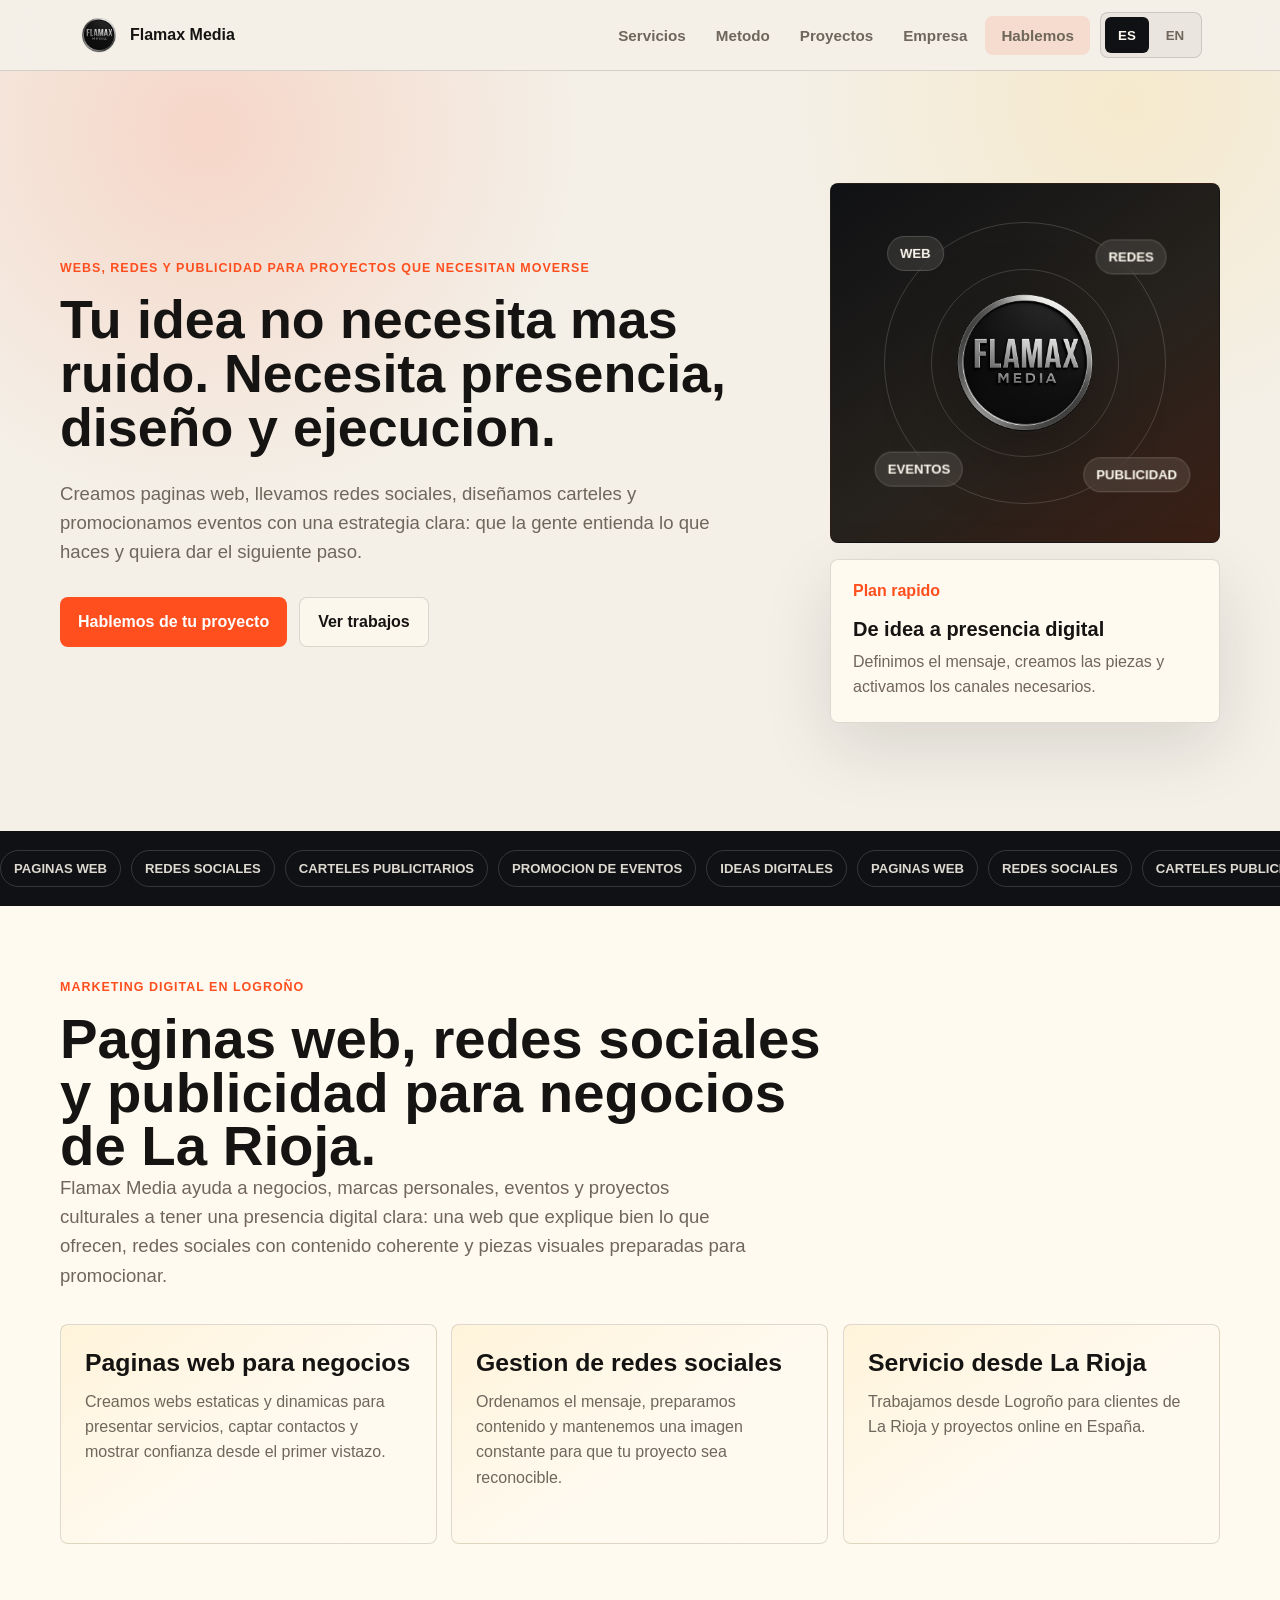
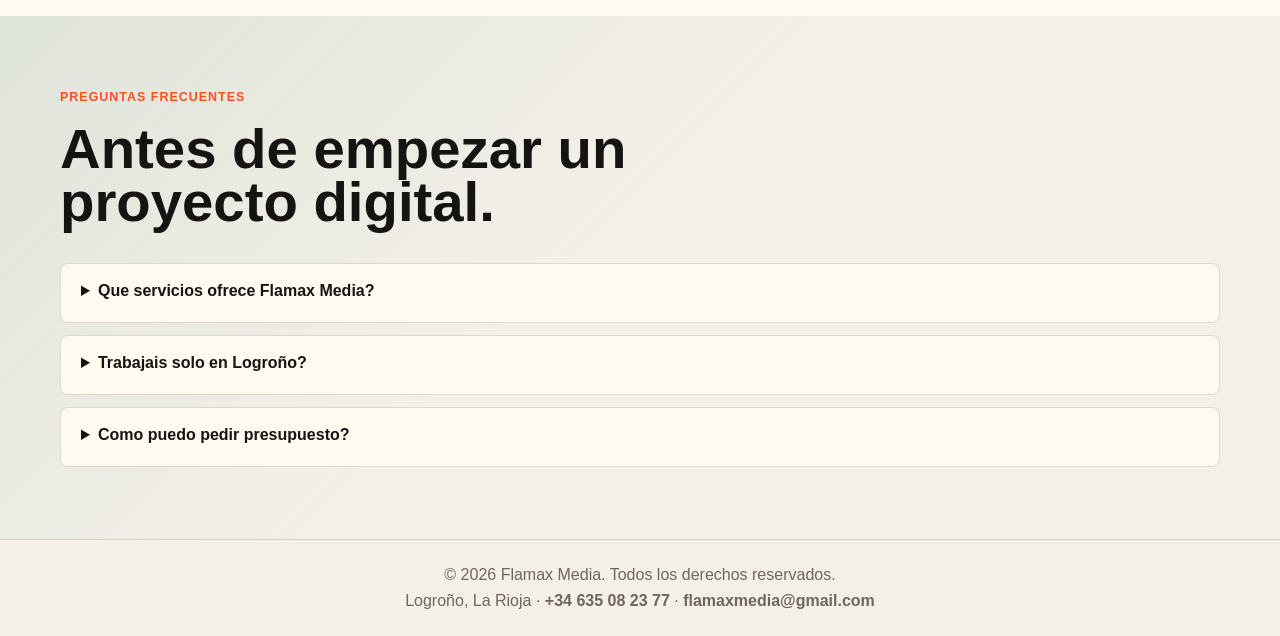
<file: index.html>
<!doctype html>
<html lang="es">
<head>
  <meta charset="utf-8" />
  <meta name="viewport" content="width=device-width, initial-scale=1" />
  <title>Flamax Media | Paginas web y marketing digital en Logroño</title>
  <meta name="description" content="Flamax Media crea paginas web, gestiona redes sociales y diseña publicidad para negocios, proyectos y eventos en Logroño, La Rioja.">
  <meta name="robots" content="index, follow">
  <meta name="author" content="Flamax Media">
  <link rel="canonical" href="https://flamaxmedia.es/">
  <meta property="og:type" content="website">
  <meta property="og:site_name" content="Flamax Media">
  <meta property="og:title" content="Flamax Media | Paginas web y marketing digital en Logroño">
  <meta property="og:description" content="Paginas web, redes sociales, carteles publicitarios y promocion de eventos desde Logroño, La Rioja.">
  <meta property="og:url" content="https://flamaxmedia.es/">
  <meta property="og:image" content="https://flamaxmedia.es/assets/img/og-image.png">
  <meta property="og:image:width" content="1200">
  <meta property="og:image:height" content="630">
  <meta property="og:image:alt" content="Flamax Media, paginas web, redes sociales y publicidad digital en Logroño">
  <meta property="og:locale" content="es_ES">
  <meta name="twitter:card" content="summary_large_image">
  <meta name="twitter:title" content="Flamax Media | Paginas web y marketing digital en Logroño">
  <meta name="twitter:description" content="Paginas web, redes sociales, carteles publicitarios y promocion de eventos desde Logroño, La Rioja.">
  <meta name="twitter:image" content="https://flamaxmedia.es/assets/img/og-image.png">
  <meta name="theme-color" content="#ff4f1f">
  <link rel="icon" type="image/png" href="assets/img/favicon.png">
  <link rel="stylesheet" href="css/style.css?v=20260511" />
  <script type="application/ld+json">
    {
      "@context": "https://schema.org",
      "@type": [
        "Organization",
        "ProfessionalService"
      ],
      "name": "Flamax Media",
      "url": "https://flamaxmedia.es/",
      "logo": "https://flamaxmedia.es/assets/img/logo.png",
      "email": "flamaxmedia@gmail.com",
      "telephone": "+34635082377",
      "address": {
        "@type": "PostalAddress",
        "addressLocality": "Logroño",
        "addressRegion": "La Rioja",
        "addressCountry": "ES"
      },
      "areaServed": [
        "Logroño",
        "La Rioja",
        "España"
      ],
      "founder": {
        "@type": "Person",
        "name": "Flaviu Maxim Capalnas"
      },
      "sameAs": [
        "https://suenodetransilvania.com",
        "https://dreambouwgroup.com"
      ],
      "description": "Flamax Media crea paginas web, gestiona redes sociales, diseña carteles publicitarios y promociona eventos desde Logroño, La Rioja."
    }
  </script>
  <script type="application/ld+json">
    {
      "@context": "https://schema.org",
      "@type": "WebSite",
      "name": "Flamax Media",
      "url": "https://flamaxmedia.es/",
      "inLanguage": "es"
    }
  </script>
  <script type="application/ld+json">
    {
      "@context": "https://schema.org",
      "@type": "FAQPage",
      "mainEntity": [
        {
          "@type": "Question",
          "name": "Que servicios ofrece Flamax Media?",
          "acceptedAnswer": {
            "@type": "Answer",
            "text": "Flamax Media crea paginas web, gestiona redes sociales, diseña carteles publicitarios y promociona eventos para negocios, proyectos y marcas personales."
          }
        },
        {
          "@type": "Question",
          "name": "Donde trabaja Flamax Media?",
          "acceptedAnswer": {
            "@type": "Answer",
            "text": "Flamax Media trabaja desde Logroño, La Rioja, y atiende proyectos online en España."
          }
        },
        {
          "@type": "Question",
          "name": "Como puedo contactar con Flamax Media?",
          "acceptedAnswer": {
            "@type": "Answer",
            "text": "Puedes contactar por WhatsApp en el telefono +34 635 08 23 77 o por email en flamaxmedia@gmail.com."
          }
        }
      ]
    }
  </script>
</head>

<body>
  <header class="site-header">
    <nav class="nav" aria-label="Navegacion principal" data-i18n-aria-label="nav.label">
      <a class="brand" href="index.html" aria-label="Flamax Media">
        <img src="assets/img/logo.png" width="1024" height="1024" alt="Flamax Media" decoding="async">
        <span>Flamax Media</span>
      </a>

      <button class="menu-btn" type="button" aria-label="Abrir menu" data-i18n-aria-label="nav.menu" aria-expanded="false" aria-controls="navLinks">
        <span></span>
        <span></span>
      </button>

      <div class="nav-links" id="navLinks">
        <a href="servicios.html" data-i18n="nav.services">Servicios</a>
        <a href="metodo.html" data-i18n="nav.method">Metodo</a>
        <a href="portfolios.html" data-i18n="nav.portfolios">Proyectos</a>
        <a href="empresa.html" data-i18n="nav.company">Empresa</a>
        <a href="contacto.html" class="nav-button" data-i18n="nav.contact">Hablemos</a>
        <div class="language-switch" aria-label="Elegir idioma" data-i18n-aria-label="nav.language">
          <button class="language-btn active" type="button" data-lang="es">ES</button>
          <button class="language-btn" type="button" data-lang="en">EN</button>
        </div>
      </div>
    </nav>
  </header>

  <main id="inicio">
    <section class="hero section">
      <div class="hero-copy">
        <p class="kicker" data-i18n="hero.kicker">Webs, redes y publicidad para proyectos que necesitan moverse</p>
        <h1 class="word-animate" data-i18n="hero.title">Tu idea no necesita mas ruido. Necesita presencia, diseño y ejecucion.</h1>
        <p class="lead" data-i18n="hero.lead">
          Creamos paginas web, llevamos redes sociales, diseñamos carteles y promocionamos eventos con una estrategia clara: que la gente entienda lo que haces y quiera dar el siguiente paso.
        </p>

        <div class="hero-actions">
          <a class="button primary" href="https://wa.me/34635082377" data-i18n="hero.cta">Hablemos de tu proyecto</a>
          <a class="button secondary" href="portfolios.html" data-i18n="hero.portfolios">Ver trabajos</a>
        </div>
      </div>

      <aside class="hero-visual" aria-label="Resumen de Flamax Media" data-i18n-aria-label="hero.summaryLabel">
        <div class="brand-orbit">
          <img src="assets/img/logo.png" width="1024" height="1024" alt="Flamax Media" decoding="async">
          <span class="orbit-item orbit-web" data-i18n="hero.orbitWeb">Web</span>
          <span class="orbit-item orbit-social" data-i18n="hero.orbitSocial">Redes</span>
          <span class="orbit-item orbit-ads" data-i18n="hero.orbitAds">Publicidad</span>
          <span class="orbit-item orbit-events" data-i18n="hero.orbitEvents">Eventos</span>
        </div>

        <div class="signal-card">
          <span data-i18n="hero.signalLabel">Plan rapido</span>
          <strong data-i18n="hero.signalTitle">De idea a presencia digital</strong>
          <p data-i18n="hero.signalText">Definimos el mensaje, creamos las piezas y activamos los canales necesarios.</p>
        </div>
      </aside>
    </section>

    <section class="ticker" aria-label="Capacidades">
      <div>
        <div class="ticker-track">
          <span data-i18n="ticker.web">Paginas web</span>
          <span data-i18n="ticker.social">Redes sociales</span>
          <span data-i18n="ticker.posters">Carteles publicitarios</span>
          <span data-i18n="ticker.events">Promocion de eventos</span>
          <span data-i18n="ticker.ideas">Ideas digitales</span>
          <span aria-hidden="true" data-i18n="ticker.web">Paginas web</span>
          <span aria-hidden="true" data-i18n="ticker.social">Redes sociales</span>
          <span aria-hidden="true" data-i18n="ticker.posters">Carteles publicitarios</span>
          <span aria-hidden="true" data-i18n="ticker.events">Promocion de eventos</span>
          <span aria-hidden="true" data-i18n="ticker.ideas">Ideas digitales</span>
        </div>
      </div>
    </section>

    <section class="section seo-section" aria-labelledby="seo-title">
      <div class="section-title">
        <p class="kicker" data-i18n="seo.kicker">Marketing digital en Logroño</p>
        <h2 id="seo-title" data-i18n="seo.title">Paginas web, redes sociales y publicidad para negocios de La Rioja.</h2>
        <p class="lead" data-i18n="seo.text">
          Flamax Media ayuda a negocios, marcas personales, eventos y proyectos culturales a tener una presencia digital clara: una web que explique bien lo que ofrecen, redes sociales con contenido coherente y piezas visuales preparadas para promocionar.
        </p>
      </div>

      <div class="seo-grid" aria-label="Especialidades de marketing digital" data-i18n-aria-label="seo.label">
        <article>
          <h3 data-i18n="seo.webTitle">Paginas web para negocios</h3>
          <p data-i18n="seo.webText">Creamos webs estaticas y dinamicas para presentar servicios, captar contactos y mostrar confianza desde el primer vistazo.</p>
        </article>
        <article>
          <h3 data-i18n="seo.socialTitle">Gestion de redes sociales</h3>
          <p data-i18n="seo.socialText">Ordenamos el mensaje, preparamos contenido y mantenemos una imagen constante para que tu proyecto sea reconocible.</p>
        </article>
        <article>
          <h3 data-i18n="seo.localTitle">Servicio desde La Rioja</h3>
          <p data-i18n="seo.localText">Trabajamos desde Logroño para clientes de La Rioja y proyectos online en España.</p>
        </article>
      </div>
    </section>

    <section class="section faq-section" aria-labelledby="faq-title">
      <div class="section-title">
        <p class="kicker" data-i18n="faq.kicker">Preguntas frecuentes</p>
        <h2 id="faq-title" data-i18n="faq.title">Antes de empezar un proyecto digital.</h2>
      </div>

      <div class="faq-list">
        <details>
          <summary data-i18n="faq.servicesQuestion">Que servicios ofrece Flamax Media?</summary>
          <p data-i18n="faq.servicesAnswer">Creamos paginas web, gestionamos redes sociales, diseñamos carteles publicitarios y promocionamos eventos.</p>
        </details>
        <details>
          <summary data-i18n="faq.areaQuestion">Trabajais solo en Logroño?</summary>
          <p data-i18n="faq.areaAnswer">Trabajamos desde Logroño, La Rioja, pero tambien atendemos proyectos online en toda España.</p>
        </details>
        <details>
          <summary data-i18n="faq.contactQuestion">Como puedo pedir presupuesto?</summary>
          <p data-i18n="faq.contactAnswer">Puedes escribir por WhatsApp o email explicando que necesitas, en que punto esta tu proyecto y que objetivo quieres conseguir.</p>
        </details>
      </div>
    </section>
  </main>

  <footer class="footer">
    <p>&copy; <span id="year"></span> Flamax Media. <span data-i18n="footer.rights">Todos los derechos reservados.</span></p>
    <p><span data-i18n="footer.location">Logroño, La Rioja</span> · <a href="tel:+34635082377">+34 635 08 23 77</a> · <a href="mailto:flamaxmedia@gmail.com">flamaxmedia@gmail.com</a></p>
  </footer>

  <script src="js/main.js"></script>
</body>
</html>
</file>
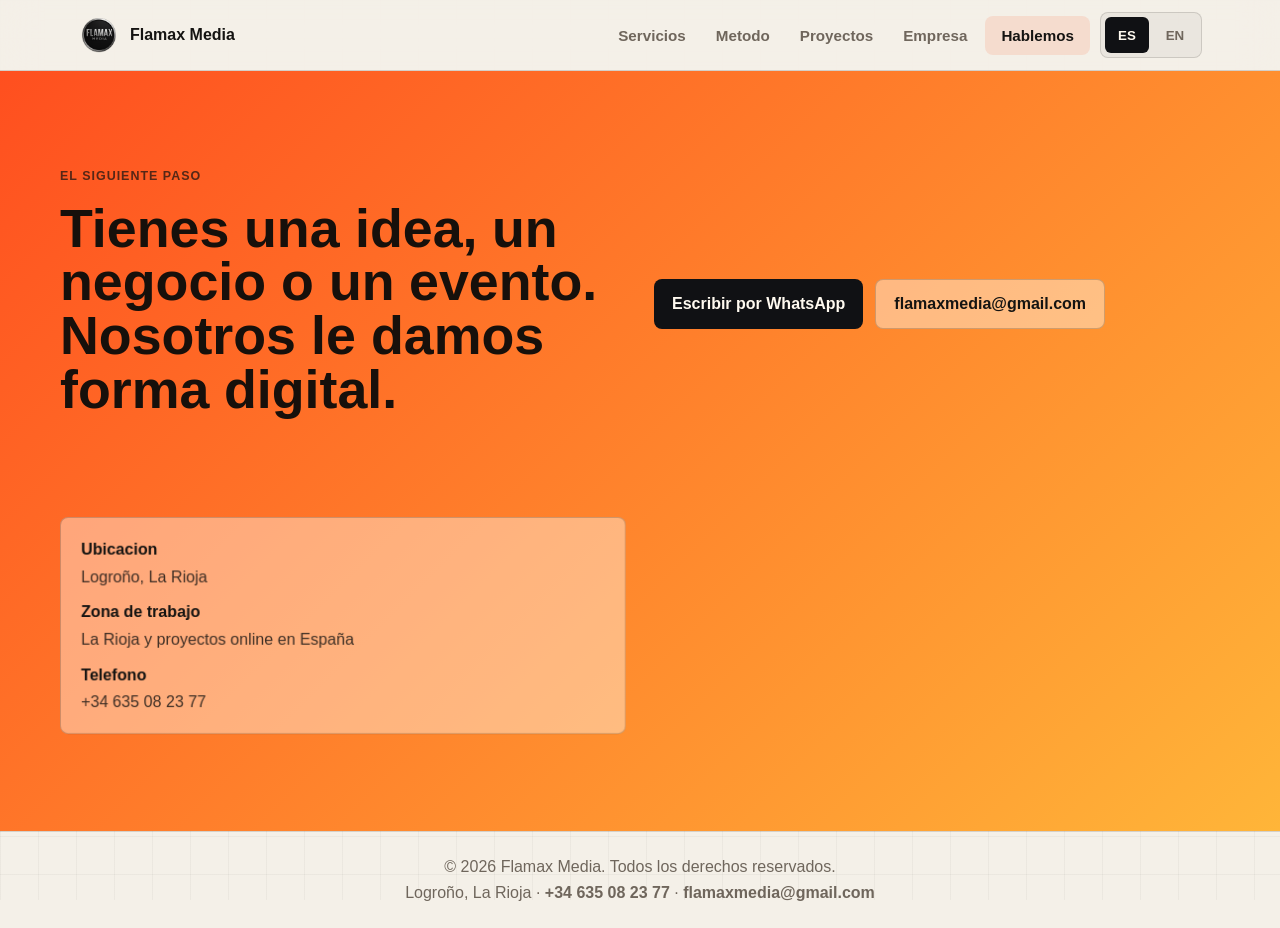
<file: contacto.html>
<!doctype html>
<html lang="es">
<head>
  <meta charset="utf-8" />
  <meta name="viewport" content="width=device-width, initial-scale=1" />
  <title>Contacto en Logroño para web, redes y publicidad | Flamax Media</title>
  <meta name="description" content="Contacta con Flamax Media en Logroño por WhatsApp o email para crear tu pagina web, gestionar redes sociales o promocionar tu negocio.">
  <meta name="robots" content="index, follow">
  <meta name="author" content="Flamax Media">
  <link rel="canonical" href="https://flamaxmedia.es/contacto.html">
  <meta property="og:type" content="website">
  <meta property="og:site_name" content="Flamax Media">
  <meta property="og:title" content="Contacto en Logroño para web, redes y publicidad | Flamax Media">
  <meta property="og:description" content="Hablemos por WhatsApp o email para dar forma digital a tu negocio en Logroño, La Rioja o online.">
  <meta property="og:url" content="https://flamaxmedia.es/contacto.html">
  <meta property="og:image" content="https://flamaxmedia.es/assets/img/og-image.png">
  <meta property="og:image:width" content="1200">
  <meta property="og:image:height" content="630">
  <meta property="og:image:alt" content="Contacto de Flamax Media en Logroño, La Rioja">
  <meta property="og:locale" content="es_ES">
  <meta name="twitter:card" content="summary_large_image">
  <meta name="twitter:title" content="Contacto en Logroño para web, redes y publicidad | Flamax Media">
  <meta name="twitter:description" content="Hablemos por WhatsApp o email para dar forma digital a tu negocio en Logroño, La Rioja o online.">
  <meta name="twitter:image" content="https://flamaxmedia.es/assets/img/og-image.png">
  <meta name="theme-color" content="#ff4f1f">
  <link rel="icon" type="image/png" href="assets/img/favicon.png">
  <link rel="stylesheet" href="css/style.css?v=20260511" />
</head>

<body data-title-key="meta.contact.title" data-description-key="meta.contact.description">
  <header class="site-header">
    <nav class="nav" aria-label="Navegacion principal" data-i18n-aria-label="nav.label">
      <a class="brand" href="index.html" aria-label="Flamax Media">
        <img src="assets/img/logo.png" width="1024" height="1024" alt="Flamax Media" decoding="async">
        <span>Flamax Media</span>
      </a>

      <button class="menu-btn" type="button" aria-label="Abrir menu" data-i18n-aria-label="nav.menu" aria-expanded="false" aria-controls="navLinks">
        <span></span>
        <span></span>
      </button>

      <div class="nav-links" id="navLinks">
        <a href="servicios.html" data-i18n="nav.services">Servicios</a>
        <a href="metodo.html" data-i18n="nav.method">Metodo</a>
        <a href="portfolios.html" data-i18n="nav.portfolios">Proyectos</a>
        <a href="empresa.html" data-i18n="nav.company">Empresa</a>
        <a href="contacto.html" class="nav-button current" data-i18n="nav.contact">Hablemos</a>
        <div class="language-switch" aria-label="Elegir idioma" data-i18n-aria-label="nav.language">
          <button class="language-btn active" type="button" data-lang="es">ES</button>
          <button class="language-btn" type="button" data-lang="en">EN</button>
        </div>
      </div>
    </nav>
  </header>

  <main>
    <section id="contacto" class="section contact">
      <div>
        <p class="kicker" data-i18n="contact.kicker">El siguiente paso</p>
        <h1 class="word-animate" data-i18n="contact.title">Tienes una idea, un negocio o un evento. Nosotros le damos forma digital.</h1>
      </div>

      <div class="contact-actions">
        <a class="button primary" href="https://wa.me/34635082377" data-i18n="contact.whatsapp">Escribir por WhatsApp</a>
        <a class="button secondary" href="mailto:flamaxmedia@gmail.com">flamaxmedia@gmail.com</a>
      </div>

      <div class="contact-info" aria-label="Datos de contacto" data-i18n-aria-label="contact.infoLabel">
        <p><strong data-i18n="contact.locationLabel">Ubicacion</strong><span data-i18n="contact.location">Logroño, La Rioja</span></p>
        <p><strong data-i18n="contact.areaLabel">Zona de trabajo</strong><span data-i18n="contact.area">La Rioja y proyectos online en España</span></p>
        <p><strong data-i18n="contact.phoneLabel">Telefono</strong><a href="tel:+34635082377">+34 635 08 23 77</a></p>
      </div>
    </section>
  </main>

  <footer class="footer">
    <p>&copy; <span id="year"></span> Flamax Media. <span data-i18n="footer.rights">Todos los derechos reservados.</span></p>
    <p><span data-i18n="footer.location">Logroño, La Rioja</span> · <a href="tel:+34635082377">+34 635 08 23 77</a> · <a href="mailto:flamaxmedia@gmail.com">flamaxmedia@gmail.com</a></p>
  </footer>

  <script src="js/main.js"></script>
</body>
</html>
</file>
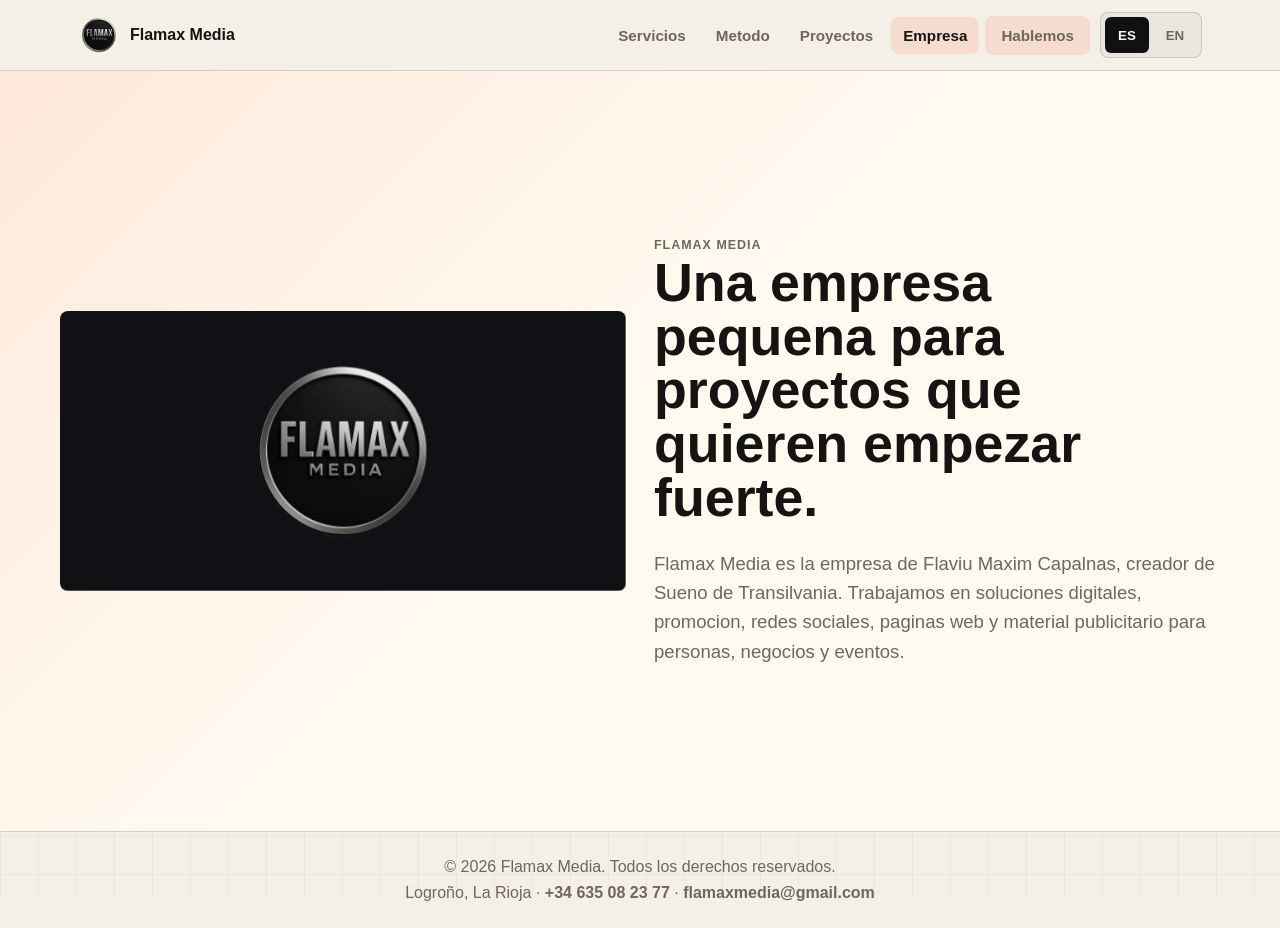
<file: empresa.html>
<!doctype html>
<html lang="es">
<head>
  <meta charset="utf-8" />
  <meta name="viewport" content="width=device-width, initial-scale=1" />
  <title>Empresa de soluciones digitales en Logroño | Flamax Media</title>
  <meta name="description" content="Flamax Media es una empresa de soluciones digitales en Logroño para paginas web, redes sociales, promocion, publicidad y eventos.">
  <meta name="robots" content="index, follow">
  <meta name="author" content="Flamax Media">
  <link rel="canonical" href="https://flamaxmedia.es/empresa.html">
  <meta property="og:type" content="website">
  <meta property="og:site_name" content="Flamax Media">
  <meta property="og:title" content="Empresa de soluciones digitales en Logroño | Flamax Media">
  <meta property="og:description" content="Paginas web, redes sociales, promocion y publicidad digital desde Logroño, La Rioja.">
  <meta property="og:url" content="https://flamaxmedia.es/empresa.html">
  <meta property="og:image" content="https://flamaxmedia.es/assets/img/og-image.png">
  <meta property="og:image:width" content="1200">
  <meta property="og:image:height" content="630">
  <meta property="og:image:alt" content="Flamax Media, empresa de soluciones digitales en Logroño">
  <meta property="og:locale" content="es_ES">
  <meta name="twitter:card" content="summary_large_image">
  <meta name="twitter:title" content="Empresa de soluciones digitales en Logroño | Flamax Media">
  <meta name="twitter:description" content="Paginas web, redes sociales, promocion y publicidad digital desde Logroño, La Rioja.">
  <meta name="twitter:image" content="https://flamaxmedia.es/assets/img/og-image.png">
  <meta name="theme-color" content="#ff4f1f">
  <link rel="icon" type="image/png" href="assets/img/favicon.png">
  <link rel="stylesheet" href="css/style.css?v=20260511" />
</head>

<body data-title-key="meta.company.title" data-description-key="meta.company.description">
  <header class="site-header">
    <nav class="nav" aria-label="Navegacion principal" data-i18n-aria-label="nav.label">
      <a class="brand" href="index.html" aria-label="Flamax Media">
        <img src="assets/img/logo.png" width="1024" height="1024" alt="Flamax Media" decoding="async">
        <span>Flamax Media</span>
      </a>

      <button class="menu-btn" type="button" aria-label="Abrir menu" data-i18n-aria-label="nav.menu" aria-expanded="false" aria-controls="navLinks">
        <span></span>
        <span></span>
      </button>

      <div class="nav-links" id="navLinks">
        <a href="servicios.html" data-i18n="nav.services">Servicios</a>
        <a href="metodo.html" data-i18n="nav.method">Metodo</a>
        <a href="portfolios.html" data-i18n="nav.portfolios">Proyectos</a>
        <a class="current" href="empresa.html" data-i18n="nav.company">Empresa</a>
        <a href="contacto.html" class="nav-button" data-i18n="nav.contact">Hablemos</a>
        <div class="language-switch" aria-label="Elegir idioma" data-i18n-aria-label="nav.language">
          <button class="language-btn active" type="button" data-lang="es">ES</button>
          <button class="language-btn" type="button" data-lang="en">EN</button>
        </div>
      </div>
    </nav>
  </header>

  <main>
    <section id="empresa" class="section about">
      <div class="about-mark">
        <img src="assets/img/logo.png" width="1024" height="1024" alt="Flamax Media" decoding="async">
      </div>
      <div>
        <p class="kicker" data-i18n="company.kicker">Flamax Media</p>
        <h1 class="word-animate" data-i18n="company.title">Una empresa pequena para proyectos que quieren empezar fuerte.</h1>
        <p class="lead" data-i18n="company.text">
          Flamax Media es la empresa de Flaviu Maxim Capalnas, creador de Sueno de Transilvania. Trabajamos en soluciones digitales, promocion, redes sociales, paginas web y material publicitario para personas, negocios y eventos.
        </p>
      </div>
    </section>
  </main>

  <footer class="footer">
    <p>&copy; <span id="year"></span> Flamax Media. <span data-i18n="footer.rights">Todos los derechos reservados.</span></p>
    <p><span data-i18n="footer.location">Logroño, La Rioja</span> · <a href="tel:+34635082377">+34 635 08 23 77</a> · <a href="mailto:flamaxmedia@gmail.com">flamaxmedia@gmail.com</a></p>
  </footer>

  <script src="js/main.js"></script>
</body>
</html>
</file>
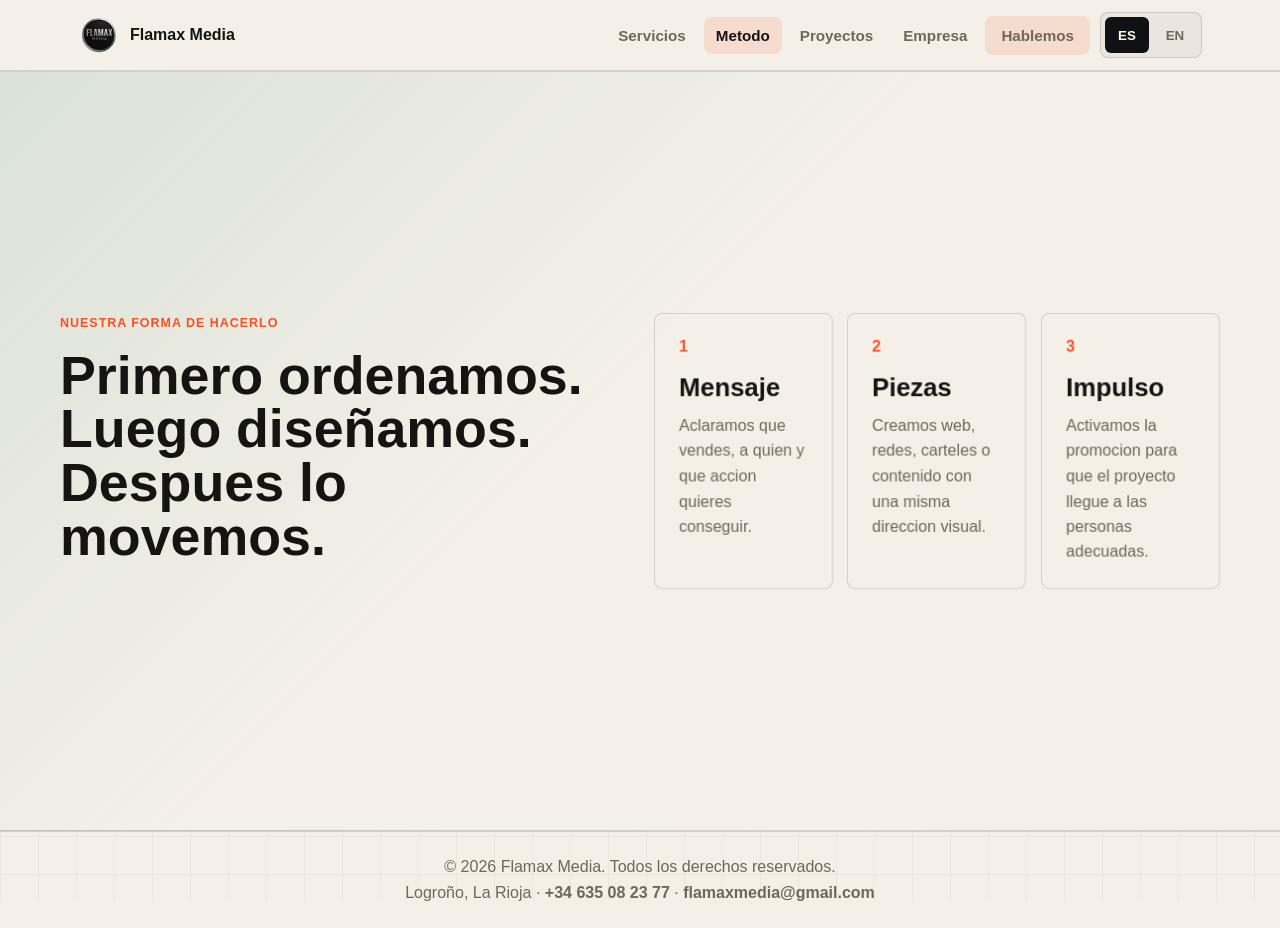
<file: metodo.html>
<!doctype html>
<html lang="es">
<head>
  <meta charset="utf-8" />
  <meta name="viewport" content="width=device-width, initial-scale=1" />
  <title>Metodo de trabajo para proyectos digitales | Flamax Media</title>
  <meta name="description" content="Conoce el metodo de Flamax Media: ordenamos el mensaje, diseñamos las piezas necesarias y promocionamos tu proyecto digital.">
  <meta name="robots" content="index, follow">
  <meta name="author" content="Flamax Media">
  <link rel="canonical" href="https://flamaxmedia.es/metodo.html">
  <meta property="og:type" content="website">
  <meta property="og:site_name" content="Flamax Media">
  <meta property="og:title" content="Metodo de trabajo para proyectos digitales | Flamax Media">
  <meta property="og:description" content="Ordenamos el mensaje, diseñamos las piezas y activamos la promocion para que tu proyecto llegue mejor.">
  <meta property="og:url" content="https://flamaxmedia.es/metodo.html">
  <meta property="og:image" content="https://flamaxmedia.es/assets/img/og-image.png">
  <meta property="og:image:width" content="1200">
  <meta property="og:image:height" content="630">
  <meta property="og:image:alt" content="Metodo de trabajo digital de Flamax Media en Logroño">
  <meta property="og:locale" content="es_ES">
  <meta name="twitter:card" content="summary_large_image">
  <meta name="twitter:title" content="Metodo de trabajo para proyectos digitales | Flamax Media">
  <meta name="twitter:description" content="Ordenamos el mensaje, diseñamos las piezas y activamos la promocion para que tu proyecto llegue mejor.">
  <meta name="twitter:image" content="https://flamaxmedia.es/assets/img/og-image.png">
  <meta name="theme-color" content="#ff4f1f">
  <link rel="icon" type="image/png" href="assets/img/favicon.png">
  <link rel="stylesheet" href="css/style.css?v=20260511" />
</head>

<body data-title-key="meta.method.title" data-description-key="meta.method.description">
  <header class="site-header">
    <nav class="nav" aria-label="Navegacion principal" data-i18n-aria-label="nav.label">
      <a class="brand" href="index.html" aria-label="Flamax Media">
        <img src="assets/img/logo.png" width="1024" height="1024" alt="Flamax Media" decoding="async">
        <span>Flamax Media</span>
      </a>

      <button class="menu-btn" type="button" aria-label="Abrir menu" data-i18n-aria-label="nav.menu" aria-expanded="false" aria-controls="navLinks">
        <span></span>
        <span></span>
      </button>

      <div class="nav-links" id="navLinks">
        <a href="servicios.html" data-i18n="nav.services">Servicios</a>
        <a class="current" href="metodo.html" data-i18n="nav.method">Metodo</a>
        <a href="portfolios.html" data-i18n="nav.portfolios">Proyectos</a>
        <a href="empresa.html" data-i18n="nav.company">Empresa</a>
        <a href="contacto.html" class="nav-button" data-i18n="nav.contact">Hablemos</a>
        <div class="language-switch" aria-label="Elegir idioma" data-i18n-aria-label="nav.language">
          <button class="language-btn active" type="button" data-lang="es">ES</button>
          <button class="language-btn" type="button" data-lang="en">EN</button>
        </div>
      </div>
    </nav>
  </header>

  <main>
    <section id="metodo" class="section method">
      <div class="method-copy">
        <p class="kicker" data-i18n="method.kicker">Nuestra forma de hacerlo</p>
        <h1 class="word-animate" data-i18n="method.title">Primero ordenamos. Luego diseñamos. Despues lo movemos.</h1>
      </div>

      <div class="method-steps">
        <article>
          <span>1</span>
          <h3 data-i18n="method.step1Title">Mensaje</h3>
          <p data-i18n="method.step1Text">Aclaramos que vendes, a quien y que accion quieres conseguir.</p>
        </article>
        <article>
          <span>2</span>
          <h3 data-i18n="method.step2Title">Piezas</h3>
          <p data-i18n="method.step2Text">Creamos web, redes, carteles o contenido con una misma direccion visual.</p>
        </article>
        <article>
          <span>3</span>
          <h3 data-i18n="method.step3Title">Impulso</h3>
          <p data-i18n="method.step3Text">Activamos la promocion para que el proyecto llegue a las personas adecuadas.</p>
        </article>
      </div>
    </section>
  </main>

  <footer class="footer">
    <p>&copy; <span id="year"></span> Flamax Media. <span data-i18n="footer.rights">Todos los derechos reservados.</span></p>
    <p><span data-i18n="footer.location">Logroño, La Rioja</span> · <a href="tel:+34635082377">+34 635 08 23 77</a> · <a href="mailto:flamaxmedia@gmail.com">flamaxmedia@gmail.com</a></p>
  </footer>

  <script src="js/main.js"></script>
</body>
</html>
</file>
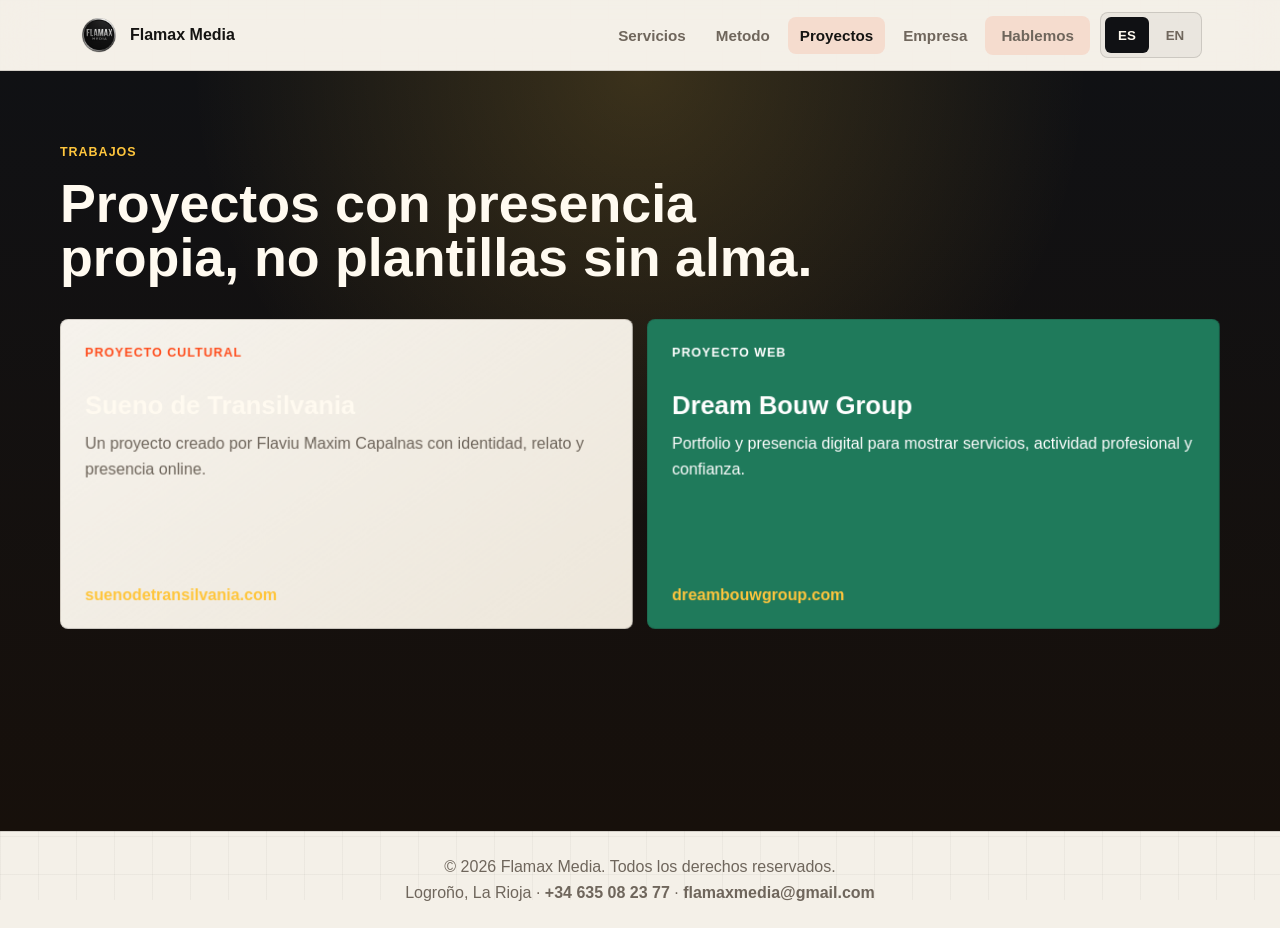
<file: portfolios.html>
<!doctype html>
<html lang="es">
<head>
  <meta charset="utf-8" />
  <meta name="viewport" content="width=device-width, initial-scale=1" />
  <title>Proyectos y trabajos web | Flamax Media</title>
  <meta name="description" content="Explora proyectos de Flamax Media: presencia online, portfolios, identidad digital y trabajos de referencia para negocios y proyectos culturales.">
  <meta name="robots" content="index, follow">
  <meta name="author" content="Flamax Media">
  <link rel="canonical" href="https://flamaxmedia.es/portfolios.html">
  <meta property="og:type" content="website">
  <meta property="og:site_name" content="Flamax Media">
  <meta property="og:title" content="Proyectos y trabajos web | Flamax Media">
  <meta property="og:description" content="Trabajos de referencia de Flamax Media en presencia online, portfolios e identidad digital.">
  <meta property="og:url" content="https://flamaxmedia.es/portfolios.html">
  <meta property="og:image" content="https://flamaxmedia.es/assets/img/og-image.png">
  <meta property="og:image:width" content="1200">
  <meta property="og:image:height" content="630">
  <meta property="og:image:alt" content="Proyectos web y trabajos digitales de Flamax Media">
  <meta property="og:locale" content="es_ES">
  <meta name="twitter:card" content="summary_large_image">
  <meta name="twitter:title" content="Proyectos y trabajos web | Flamax Media">
  <meta name="twitter:description" content="Trabajos de referencia de Flamax Media en presencia online, portfolios e identidad digital.">
  <meta name="twitter:image" content="https://flamaxmedia.es/assets/img/og-image.png">
  <meta name="theme-color" content="#ff4f1f">
  <link rel="icon" type="image/png" href="assets/img/favicon.png">
  <link rel="stylesheet" href="css/style.css?v=20260511" />
</head>

<body data-title-key="meta.portfolio.title" data-description-key="meta.portfolio.description">
  <header class="site-header">
    <nav class="nav" aria-label="Navegacion principal" data-i18n-aria-label="nav.label">
      <a class="brand" href="index.html" aria-label="Flamax Media">
        <img src="assets/img/logo.png" width="1024" height="1024" alt="Flamax Media" decoding="async">
        <span>Flamax Media</span>
      </a>

      <button class="menu-btn" type="button" aria-label="Abrir menu" data-i18n-aria-label="nav.menu" aria-expanded="false" aria-controls="navLinks">
        <span></span>
        <span></span>
      </button>

      <div class="nav-links" id="navLinks">
        <a href="servicios.html" data-i18n="nav.services">Servicios</a>
        <a href="metodo.html" data-i18n="nav.method">Metodo</a>
        <a class="current" href="portfolios.html" data-i18n="nav.portfolios">Proyectos</a>
        <a href="empresa.html" data-i18n="nav.company">Empresa</a>
        <a href="contacto.html" class="nav-button" data-i18n="nav.contact">Hablemos</a>
        <div class="language-switch" aria-label="Elegir idioma" data-i18n-aria-label="nav.language">
          <button class="language-btn active" type="button" data-lang="es">ES</button>
          <button class="language-btn" type="button" data-lang="en">EN</button>
        </div>
      </div>
    </nav>
  </header>

  <main>
    <section id="portfolios" class="section portfolio-section">
      <div class="section-title">
        <p class="kicker" data-i18n="portfolio.kicker">Trabajos</p>
        <h1 class="word-animate" data-i18n="portfolio.title">Proyectos con presencia propia, no plantillas sin alma.</h1>
      </div>

      <div class="portfolio-grid">
        <article class="portfolio-card">
          <p class="tag" data-i18n="portfolio.transylvaniaTag">Proyecto cultural</p>
          <h3 data-i18n="portfolio.transylvaniaTitle">Sueno de Transilvania</h3>
          <p data-i18n="portfolio.transylvaniaText">Un proyecto creado por Flaviu Maxim Capalnas con identidad, relato y presencia online.</p>
          <a href="https://suenodetransilvania.com" target="_blank" rel="noopener">suenodetransilvania.com</a>
        </article>

        <article class="portfolio-card accent">
          <p class="tag" data-i18n="portfolio.dreamTag">Proyecto web</p>
          <h3>Dream Bouw Group</h3>
          <p data-i18n="portfolio.dreamText">Portfolio y presencia digital para mostrar servicios, actividad profesional y confianza.</p>
          <a href="https://dreambouwgroup.com" target="_blank" rel="noopener">dreambouwgroup.com</a>
        </article>
      </div>
    </section>
  </main>

  <footer class="footer">
    <p>&copy; <span id="year"></span> Flamax Media. <span data-i18n="footer.rights">Todos los derechos reservados.</span></p>
    <p><span data-i18n="footer.location">Logroño, La Rioja</span> · <a href="tel:+34635082377">+34 635 08 23 77</a> · <a href="mailto:flamaxmedia@gmail.com">flamaxmedia@gmail.com</a></p>
  </footer>

  <script src="js/main.js"></script>
</body>
</html>
</file>
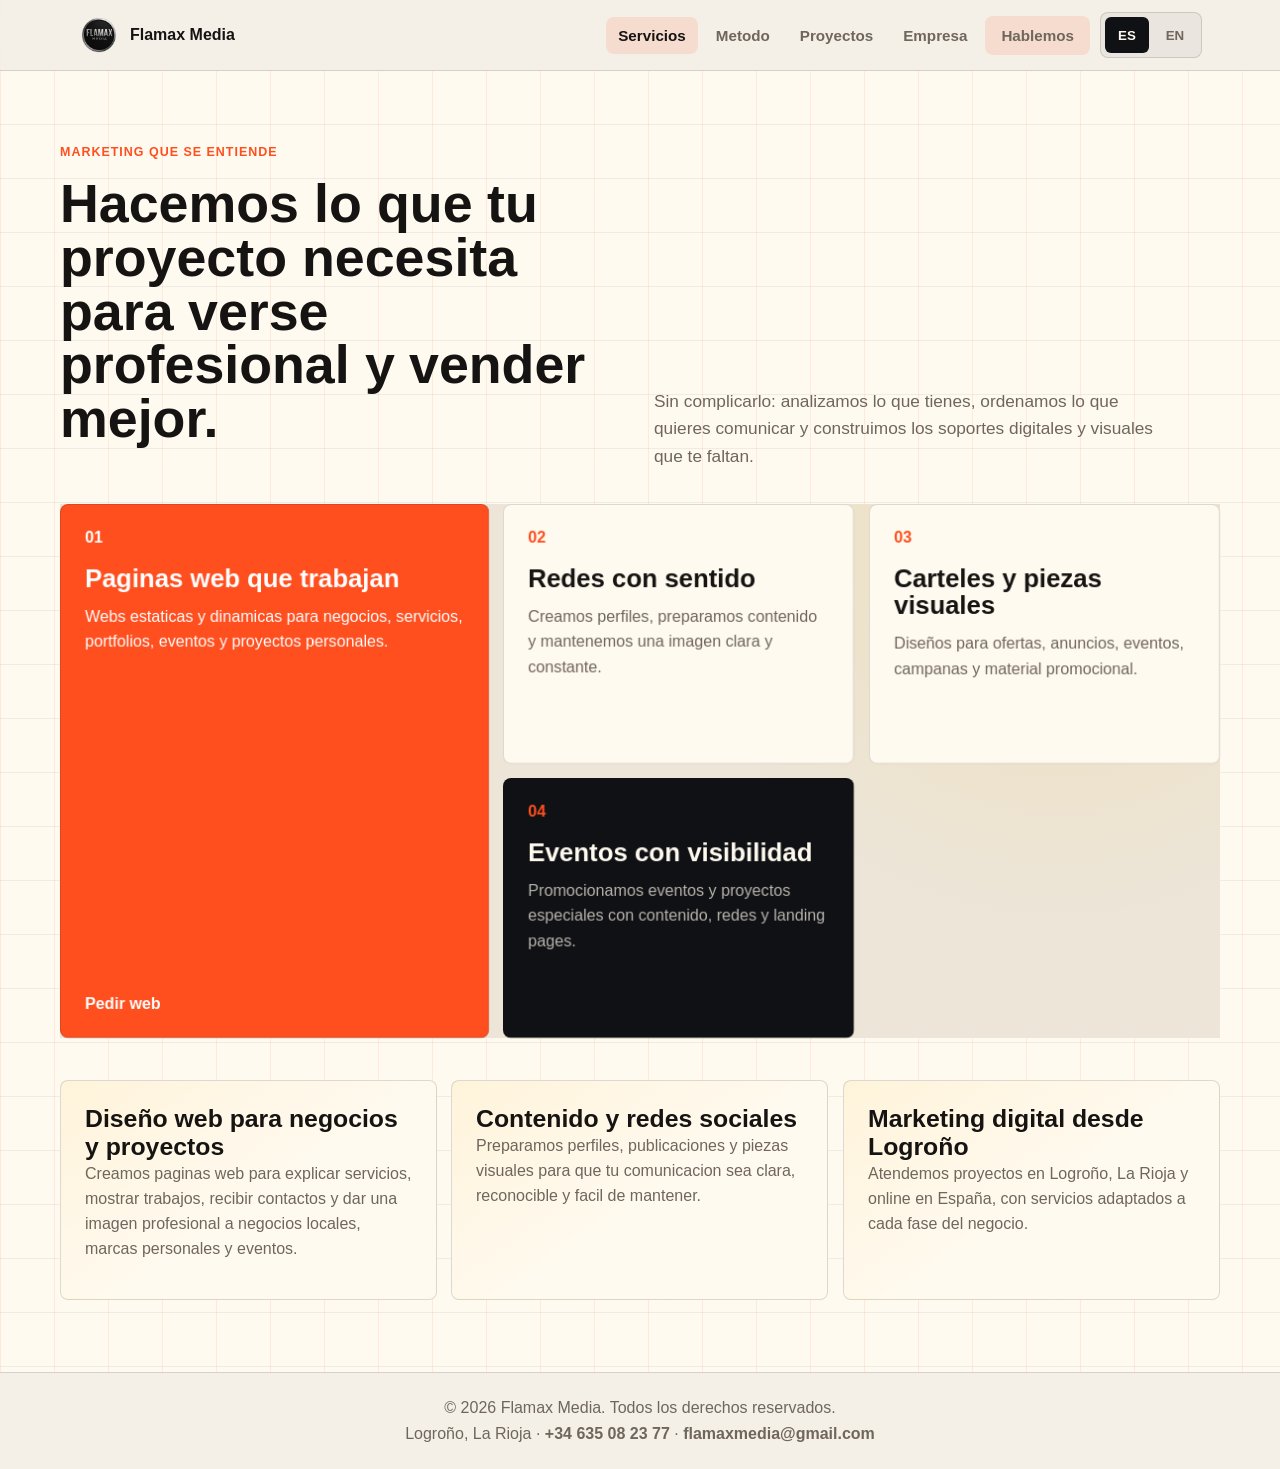
<file: servicios.html>
<!doctype html>
<html lang="es">
<head>
  <meta charset="utf-8" />
  <meta name="viewport" content="width=device-width, initial-scale=1" />
  <title>Servicios de marketing digital en Logroño | Flamax Media</title>
  <meta name="description" content="Servicios de marketing digital en Logroño: paginas web, redes sociales, carteles publicitarios y promocion de eventos con Flamax Media.">
  <meta name="robots" content="index, follow">
  <meta name="author" content="Flamax Media">
  <link rel="canonical" href="https://flamaxmedia.es/servicios.html">
  <meta property="og:type" content="website">
  <meta property="og:site_name" content="Flamax Media">
  <meta property="og:title" content="Servicios de marketing digital en Logroño | Flamax Media">
  <meta property="og:description" content="Paginas web, redes sociales, carteles publicitarios y promocion de eventos en Logroño y La Rioja.">
  <meta property="og:url" content="https://flamaxmedia.es/servicios.html">
  <meta property="og:image" content="https://flamaxmedia.es/assets/img/og-image.png">
  <meta property="og:image:width" content="1200">
  <meta property="og:image:height" content="630">
  <meta property="og:image:alt" content="Servicios de marketing digital de Flamax Media en Logroño">
  <meta property="og:locale" content="es_ES">
  <meta name="twitter:card" content="summary_large_image">
  <meta name="twitter:title" content="Servicios de marketing digital en Logroño | Flamax Media">
  <meta name="twitter:description" content="Paginas web, redes sociales, carteles publicitarios y promocion de eventos en Logroño y La Rioja.">
  <meta name="twitter:image" content="https://flamaxmedia.es/assets/img/og-image.png">
  <meta name="theme-color" content="#ff4f1f">
  <link rel="icon" type="image/png" href="assets/img/favicon.png">
  <link rel="stylesheet" href="css/style.css?v=20260511" />
  <script type="application/ld+json">
    {
      "@context": "https://schema.org",
      "@type": "Service",
      "name": "Servicios de marketing digital de Flamax Media",
      "provider": {
        "@type": "Organization",
        "name": "Flamax Media",
        "url": "https://flamaxmedia.es/"
      },
      "areaServed": [
        "Logroño",
        "La Rioja",
        "España"
      ],
      "serviceType": [
        "Creacion de paginas web",
        "Gestion de redes sociales",
        "Diseño de carteles publicitarios",
        "Promocion de eventos"
      ],
      "url": "https://flamaxmedia.es/servicios.html"
    }
  </script>
</head>

<body data-title-key="meta.services.title" data-description-key="meta.services.description">
  <header class="site-header">
    <nav class="nav" aria-label="Navegacion principal" data-i18n-aria-label="nav.label">
      <a class="brand" href="index.html" aria-label="Flamax Media">
        <img src="assets/img/logo.png" width="1024" height="1024" alt="Flamax Media" decoding="async">
        <span>Flamax Media</span>
      </a>

      <button class="menu-btn" type="button" aria-label="Abrir menu" data-i18n-aria-label="nav.menu" aria-expanded="false" aria-controls="navLinks">
        <span></span>
        <span></span>
      </button>

      <div class="nav-links" id="navLinks">
        <a class="current" href="servicios.html" data-i18n="nav.services">Servicios</a>
        <a href="metodo.html" data-i18n="nav.method">Metodo</a>
        <a href="portfolios.html" data-i18n="nav.portfolios">Proyectos</a>
        <a href="empresa.html" data-i18n="nav.company">Empresa</a>
        <a href="contacto.html" class="nav-button" data-i18n="nav.contact">Hablemos</a>
        <div class="language-switch" aria-label="Elegir idioma" data-i18n-aria-label="nav.language">
          <button class="language-btn active" type="button" data-lang="es">ES</button>
          <button class="language-btn" type="button" data-lang="en">EN</button>
        </div>
      </div>
    </nav>
  </header>

  <main>
    <section id="servicios" class="section services-page">
      <div class="split-intro">
        <div>
          <p class="kicker" data-i18n="services.kicker">Marketing que se entiende</p>
          <h1 class="word-animate" data-i18n="services.title">Hacemos lo que tu proyecto necesita para verse profesional y vender mejor.</h1>
        </div>
        <p class="lead" data-i18n="services.intro">
          Sin complicarlo: analizamos lo que tienes, ordenamos lo que quieres comunicar y construimos los soportes digitales y visuales que te faltan.
        </p>
      </div>

      <div class="service-grid" aria-label="Servicios principales" data-i18n-aria-label="services.label">
        <article class="service-card featured">
          <span>01</span>
          <h3 data-i18n="services.webTitle">Paginas web que trabajan</h3>
          <p data-i18n="services.webText">Webs estaticas y dinamicas para negocios, servicios, portfolios, eventos y proyectos personales.</p>
          <a href="https://wa.me/34635082377" data-i18n="services.askWeb">Pedir web</a>
        </article>

        <article class="service-card">
          <span>02</span>
          <h3 data-i18n="services.socialTitle">Redes con sentido</h3>
          <p data-i18n="services.socialText">Creamos perfiles, preparamos contenido y mantenemos una imagen clara y constante.</p>
        </article>

        <article class="service-card">
          <span>03</span>
          <h3 data-i18n="services.postersTitle">Carteles y piezas visuales</h3>
          <p data-i18n="services.postersText">Diseños para ofertas, anuncios, eventos, campanas y material promocional.</p>
        </article>

        <article class="service-card dark">
          <span>04</span>
          <h3 data-i18n="services.eventsTitle">Eventos con visibilidad</h3>
          <p data-i18n="services.eventsText">Promocionamos eventos y proyectos especiales con contenido, redes y landing pages.</p>
        </article>
      </div>

      <div class="seo-grid service-detail-grid" aria-label="Servicios digitales en detalle" data-i18n-aria-label="services.detailLabel">
        <article>
          <h2 data-i18n="services.detailWebTitle">Diseño web para negocios y proyectos</h2>
          <p data-i18n="services.detailWebText">Creamos paginas web para explicar servicios, mostrar trabajos, recibir contactos y dar una imagen profesional a negocios locales, marcas personales y eventos.</p>
        </article>
        <article>
          <h2 data-i18n="services.detailSocialTitle">Contenido y redes sociales</h2>
          <p data-i18n="services.detailSocialText">Preparamos perfiles, publicaciones y piezas visuales para que tu comunicacion sea clara, reconocible y facil de mantener.</p>
        </article>
        <article>
          <h2 data-i18n="services.detailLocalTitle">Marketing digital desde Logroño</h2>
          <p data-i18n="services.detailLocalText">Atendemos proyectos en Logroño, La Rioja y online en España, con servicios adaptados a cada fase del negocio.</p>
        </article>
      </div>
    </section>
  </main>

  <footer class="footer">
    <p>&copy; <span id="year"></span> Flamax Media. <span data-i18n="footer.rights">Todos los derechos reservados.</span></p>
    <p><span data-i18n="footer.location">Logroño, La Rioja</span> · <a href="tel:+34635082377">+34 635 08 23 77</a> · <a href="mailto:flamaxmedia@gmail.com">flamaxmedia@gmail.com</a></p>
  </footer>

  <script src="js/main.js"></script>
</body>
</html>
</file>
<file: css/style.css>
:root {
  --bg: #f4f0e8;
  --ink: #151412;
  --muted: #6f665c;
  --paper: #fffaf0;
  --paper-2: #ece5d8;
  --dark: #101114;
  --line: rgba(21, 20, 18, .14);
  --line-dark: rgba(255, 250, 240, .16);
  --accent: #ff4f1f;
  --accent-2: #ffc63d;
  --green: #1f7a5b;
  --max: 1160px;
  --radius: 8px;
}

* {
  box-sizing: border-box;
}

html {
  scroll-behavior: smooth;
  -webkit-text-size-adjust: 100%;
  text-size-adjust: 100%;
}

body {
  min-height: 100vh;
  margin: 0;
  display: flex;
  flex-direction: column;
  overflow-x: hidden;
  color: var(--ink);
  background: var(--bg);
  font-family: Arial, Helvetica, sans-serif;
}

body::before {
  content: "";
  position: fixed;
  inset: 0;
  z-index: -1;
  pointer-events: none;
  background:
    linear-gradient(rgba(21, 20, 18, .035) 1px, transparent 1px),
    linear-gradient(90deg, rgba(21, 20, 18, .035) 1px, transparent 1px);
  background-size: 38px 38px;
}

main {
  flex: 1;
}

a {
  color: inherit;
  text-decoration: none;
}

img {
  display: block;
  max-width: 100%;
  height: auto;
}

h1,
h2,
h3,
p {
  margin-top: 0;
}

.site-header {
  position: sticky;
  top: 0;
  z-index: 20;
  background: rgba(244, 240, 232, .88);
  border-bottom: 1px solid var(--line);
  backdrop-filter: blur(18px);
}

.nav {
  width: min(100%, var(--max));
  margin: 0 auto;
  padding: 12px 18px;
  display: flex;
  align-items: center;
  justify-content: space-between;
  gap: 16px;
}

.brand {
  display: inline-flex;
  align-items: center;
  gap: 10px;
  color: var(--ink);
  font-weight: 900;
}

.brand img {
  width: 42px;
  height: 42px;
  aspect-ratio: 1;
  object-fit: contain;
}

.menu-btn {
  width: 44px;
  height: 44px;
  display: inline-grid;
  place-content: center;
  gap: 6px;
  border: 1px solid var(--line);
  border-radius: var(--radius);
  background: var(--paper);
  cursor: pointer;
}

.menu-btn span {
  width: 19px;
  height: 2px;
  background: var(--ink);
}

.nav-links {
  position: absolute;
  top: 68px;
  right: 18px;
  left: 18px;
  display: none;
  flex-direction: column;
  gap: 6px;
  padding: 10px;
  border: 1px solid var(--line);
  border-radius: var(--radius);
  background: var(--paper);
  box-shadow: 0 24px 70px rgba(21, 20, 18, .18);
}

.nav-links.open {
  display: flex;
}

.nav-links a {
  padding: 12px 14px;
  border-radius: var(--radius);
  color: var(--muted);
  font-size: .95rem;
  font-weight: 800;
}

.nav-links a:hover,
.nav-links a.current,
.nav-button {
  color: var(--ink);
  background: rgba(255, 79, 31, .12);
}

.language-switch {
  display: grid;
  grid-template-columns: repeat(2, 1fr);
  gap: 4px;
  padding: 4px;
  border: 1px solid var(--line);
  border-radius: var(--radius);
  background: rgba(21, 20, 18, .04);
}

.language-btn {
  min-width: 44px;
  min-height: 36px;
  border: 0;
  border-radius: calc(var(--radius) - 2px);
  background: transparent;
  color: var(--muted);
  font-weight: 900;
  cursor: pointer;
}

.language-btn.active,
.language-btn:hover {
  background: var(--dark);
  color: var(--paper);
}

.section {
  width: 100%;
  margin: 0 auto;
  min-height: calc(100vh - 140px);
  padding: 72px max(18px, calc((100vw - var(--max)) / 2));
  scroll-margin-top: 68px;
}

.hero {
  background:
    radial-gradient(circle at 16% 8%, rgba(255, 79, 31, .16), transparent 24rem),
    radial-gradient(circle at 88% 4%, rgba(255, 198, 61, .16), transparent 22rem),
    var(--bg);
}

#servicios {
  background:
    linear-gradient(90deg, rgba(255, 79, 31, .1) 1px, transparent 1px),
    linear-gradient(0deg, rgba(21, 20, 18, .06) 1px, transparent 1px),
    var(--paper);
  background-size: 54px 54px, 54px 54px, auto;
}

.service-grid {
  background:
    radial-gradient(circle at 86% 6%, rgba(255, 198, 61, .18), transparent 24rem),
    var(--paper-2);
}

#metodo {
  background:
    linear-gradient(135deg, rgba(31, 122, 91, .12), transparent 46%),
    var(--bg);
}

#portfolios {
  background:
    radial-gradient(circle at 50% 0%, rgba(255, 198, 61, .18), transparent 28rem),
    linear-gradient(180deg, var(--dark) 0%, #17100b 100%);
  color: var(--paper);
}

#portfolios .section-title .kicker,
#portfolios .portfolio-card a {
  color: var(--accent-2);
}

#empresa {
  background:
    linear-gradient(135deg, rgba(255, 79, 31, .1), transparent 48%),
    var(--paper);
}

.hero {
  display: grid;
  grid-template-columns: 1fr;
  align-items: center;
  gap: 42px;
  padding-top: 54px;
  padding-bottom: 50px;
}

.hero-copy {
  max-width: 820px;
}

.kicker {
  margin: 0 0 16px;
  color: var(--accent);
  font-size: .78rem;
  font-weight: 900;
  letter-spacing: .08em;
  line-height: 1.45;
  text-transform: uppercase;
}

h1 {
  margin-bottom: 24px;
  max-width: 900px;
  font-size: clamp(2.8rem, 7.2vw, 5.9rem);
  line-height: .9;
  letter-spacing: 0;
}

main > .section h1 {
  font-size: clamp(2.15rem, 4.2vw, 3.85rem);
  line-height: 1;
}

h2 {
  margin-bottom: 0;
  font-size: clamp(2.1rem, 4.4vw, 3.95rem);
  line-height: .95;
  letter-spacing: 0;
}

h3 {
  margin-bottom: 12px;
  font-size: clamp(1.35rem, 2vw, 1.75rem);
  line-height: 1.05;
}

.lead {
  max-width: 690px;
  margin-bottom: 30px;
  color: var(--muted);
  font-size: clamp(1.02rem, 1.55vw, 1.16rem);
  line-height: 1.58;
}

.hero-actions,
.contact-actions {
  display: flex;
  flex-wrap: wrap;
  gap: 12px;
}

.button {
  min-height: 50px;
  display: inline-flex;
  align-items: center;
  justify-content: center;
  padding: 14px 18px;
  border-radius: var(--radius);
  font-weight: 900;
}

.primary {
  background: var(--accent);
  color: #fff;
}

.secondary {
  border: 1px solid var(--line);
  background: rgba(255, 250, 240, .66);
  color: var(--ink);
}

.hero-visual {
  display: grid;
  gap: 16px;
}

.brand-orbit {
  position: relative;
  min-height: 360px;
  display: grid;
  place-items: center;
  overflow: hidden;
  border: 1px solid var(--line);
  border-radius: var(--radius);
  background:
    linear-gradient(145deg, var(--dark) 0%, #26221d 56%, #3b1f15 100%);
  color: var(--paper);
}

.brand-orbit::before,
.brand-orbit::after {
  content: "";
  position: absolute;
  width: 72%;
  aspect-ratio: 1;
  border: 1px solid rgba(255, 250, 240, .16);
  border-radius: 50%;
}

.brand-orbit::after {
  width: 48%;
}

.brand-orbit img {
  position: relative;
  z-index: 2;
  width: min(42vw, 170px);
  height: auto;
  aspect-ratio: 1;
  object-fit: contain;
  filter: drop-shadow(0 22px 36px rgba(0, 0, 0, .32));
}

.orbit-item {
  position: absolute;
  top: 50%;
  left: 50%;
  z-index: 3;
  padding: 9px 12px;
  border: 1px solid var(--line-dark);
  border-radius: 999px;
  background: rgba(255, 250, 240, .1);
  color: var(--paper);
  font-size: .82rem;
  font-weight: 900;
  text-transform: uppercase;
  transform: translate(-50%, -50%) rotate(var(--orbit-angle)) translateX(var(--orbit-radius)) rotate(calc(-1 * var(--orbit-angle)));
  animation: orbit-spin 32s linear infinite;
  backdrop-filter: blur(8px);
}

.orbit-web {
  --orbit-angle: 225deg;
  --orbit-radius: min(28vw, 155px);
}

.orbit-social {
  --orbit-angle: 315deg;
  --orbit-radius: min(27vw, 150px);
}

.orbit-ads {
  --orbit-angle: 45deg;
  --orbit-radius: min(28vw, 158px);
}

.orbit-events {
  --orbit-angle: 135deg;
  --orbit-radius: min(27vw, 150px);
}

.signal-card {
  padding: 22px;
  border: 1px solid var(--line);
  border-radius: var(--radius);
  background: var(--paper);
  box-shadow: 0 24px 70px rgba(21, 20, 18, .12);
}

.signal-card,
.brand-orbit,
.service-card,
.portfolio-card,
.method-steps article,
.seo-grid article,
.faq-list details,
.contact-info,
.about-mark {
  transition:
    transform .28s cubic-bezier(.16, 1, .3, 1),
    box-shadow .28s cubic-bezier(.16, 1, .3, 1),
    border-color .28s ease,
    background-color .28s ease;
  will-change: transform;
}

.signal-card:hover,
.brand-orbit:hover,
.service-card:hover,
.portfolio-card:hover,
.method-steps article:hover,
.seo-grid article:hover,
.faq-list details:hover,
.contact-info:hover,
.about-mark:hover {
  transform: translateY(-10px) scale(1.015);
  border-color: rgba(255, 79, 31, .34);
  box-shadow: 0 28px 70px rgba(21, 20, 18, .18);
}

.service-card.featured:hover,
.service-card.dark:hover,
.portfolio-card.accent:hover,
.brand-orbit:hover,
.about-mark:hover {
  box-shadow: 0 30px 80px rgba(21, 20, 18, .28);
}

.signal-card span,
.service-card span,
.method-steps span {
  display: inline-flex;
  margin-bottom: 18px;
  color: var(--accent);
  font-weight: 900;
}

.signal-card strong {
  display: block;
  margin-bottom: 8px;
  font-size: 1.25rem;
}

.signal-card p,
.split-intro > p,
.service-card p,
.seo-grid p,
.faq-list p,
.method-steps p,
.portfolio-card p,
.about p {
  margin-bottom: 0;
  color: var(--muted);
  line-height: 1.58;
}

.ticker {
  overflow: hidden;
  border-top: 1px solid var(--line);
  border-bottom: 1px solid var(--line);
  background: var(--dark);
  color: var(--paper);
}

.ticker div {
  width: 100%;
}

.ticker-track {
  width: max-content !important;
  min-width: max-content;
  margin: 0;
  padding: 18px 0;
  display: flex;
  gap: 10px;
  animation: ticker-scroll 22s linear infinite;
  will-change: transform;
}

.ticker:hover .ticker-track {
  animation-play-state: paused;
}

.ticker span {
  flex: 0 0 auto;
  padding: 10px 13px;
  border: 1px solid var(--line-dark);
  border-radius: 999px;
  color: rgba(255, 250, 240, .86);
  font-size: .82rem;
  font-weight: 900;
  text-transform: uppercase;
}

@keyframes ticker-scroll {
  from {
    transform: translateX(0);
  }

  to {
    transform: translateX(calc(-50% - 5px));
  }
}

@keyframes section-title-settle {
  to {
    opacity: 1;
    transform: translateY(0);
  }
}

@keyframes service-card-settle {
  0% {
    opacity: 0;
    transform: translateY(54px) scale(.96);
  }

  72% {
    opacity: 1;
    transform: translateY(-7px) scale(1.01);
  }

  100% {
    opacity: 1;
    transform: translateY(0) scale(1);
  }
}

@keyframes word-settle {
  to {
    opacity: 1;
    transform: translate(0, 0) rotate(0);
  }
}

@keyframes orbit-spin {
  from {
    transform: translate(-50%, -50%) rotate(var(--orbit-angle)) translateX(var(--orbit-radius)) rotate(calc(-1 * var(--orbit-angle)));
  }

  to {
    transform: translate(-50%, -50%) rotate(calc(var(--orbit-angle) + 360deg)) translateX(var(--orbit-radius)) rotate(calc(-1 * (var(--orbit-angle) + 360deg)));
  }
}

.split-intro,
.method,
.about,
.contact {
  display: grid;
  gap: 28px;
}

.services-page {
  display: grid;
  align-content: center;
  gap: 34px;
}

.hero h1,
.hero .lead,
.hero .hero-actions,
.hero .brand-orbit,
.hero .signal-card,
.services-page h1,
.method h1,
.portfolio-section h1,
.about h1,
.contact h1 {
  opacity: 0;
  transform: translateY(34px);
  animation: section-title-settle 1.1s cubic-bezier(.16, 1, .3, 1) .12s forwards;
}

.services-page h1 {
  font-size: clamp(1.95rem, 3.6vw, 3.25rem);
  line-height: 1.04;
}

.word-animate.is-word-animated {
  opacity: 1;
  transform: none;
  animation: none;
}

.title-word {
  display: inline-block;
  opacity: 0;
  animation: word-settle .9s cubic-bezier(.16, 1, .3, 1) forwards;
  animation-delay: calc(.08s * var(--word-index));
  will-change: transform, opacity;
}

.title-word-1 {
  transform: translate(-24px, -28px) rotate(-3deg);
}

.title-word-2 {
  transform: translate(28px, -18px) rotate(2deg);
}

.title-word-3 {
  transform: translate(-18px, 30px) rotate(2deg);
}

.title-word-4 {
  transform: translate(24px, 26px) rotate(-2deg);
}

.hero .lead {
  animation-delay: .28s;
}

.hero .hero-actions {
  animation-delay: .46s;
}

.hero .brand-orbit {
  animation-delay: .35s;
}

.hero .signal-card {
  animation-delay: .62s;
}

.services-page .split-intro {
  align-items: end;
}

.services-page .lead {
  margin-bottom: 0;
}

.split-intro > p {
  max-width: 520px;
  font-size: 1.08rem;
}

.service-grid {
  padding-top: 0;
  display: grid;
  grid-template-columns: 1fr;
  gap: 14px;
}

.seo-section {
  min-height: auto;
  background: var(--paper);
}

.seo-grid {
  display: grid;
  grid-template-columns: 1fr;
  gap: 14px;
}

.seo-grid article {
  min-height: 220px;
  background:
    linear-gradient(145deg, rgba(255, 198, 61, .12), transparent 56%),
    var(--paper);
}

.seo-grid h2,
.seo-grid h3 {
  font-size: clamp(1.25rem, 2vw, 1.55rem);
  line-height: 1.12;
}

.service-detail-grid {
  margin-top: 8px;
}

.faq-section {
  min-height: auto;
  background:
    linear-gradient(135deg, rgba(31, 122, 91, .1), transparent 46%),
    var(--bg);
}

.faq-list {
  display: grid;
  gap: 12px;
}

.faq-list details {
  overflow: hidden;
  border: 1px solid var(--line);
  border-radius: var(--radius);
  background: var(--paper);
}

.faq-list summary {
  min-height: 58px;
  padding: 18px 20px;
  color: var(--ink);
  font-weight: 900;
  cursor: pointer;
}

.faq-list p {
  padding: 0 20px 20px;
}

.service-card,
.portfolio-card,
.method-steps article,
.seo-grid article {
  min-height: 260px;
  padding: 24px;
  border: 1px solid var(--line);
  border-radius: var(--radius);
  background: var(--paper);
}

.seo-grid article {
  min-height: 220px;
  background:
    linear-gradient(145deg, rgba(255, 198, 61, .12), transparent 56%),
    var(--paper);
}

.service-card {
  display: flex;
  flex-direction: column;
}

.services-page .service-card,
.method-steps article,
.portfolio-card,
.about .about-mark,
.contact .contact-actions,
.contact-info {
  opacity: 0;
  transform: translateY(54px) scale(.96);
  animation: service-card-settle 1.2s cubic-bezier(.16, 1, .3, 1) forwards;
}

.services-page .service-card:nth-child(1),
.method-steps article:nth-child(1),
.portfolio-card:nth-child(1) {
  animation-delay: .35s;
}

.services-page .service-card:nth-child(2),
.method-steps article:nth-child(2),
.portfolio-card:nth-child(2),
.about .about-mark,
.contact .contact-actions,
.contact-info {
  animation-delay: .6s;
}

.services-page .service-card:nth-child(3),
.method-steps article:nth-child(3) {
  animation-delay: .85s;
}

.services-page .service-card:nth-child(4) {
  animation-delay: 1.1s;
}

.service-card.featured {
  background: var(--accent);
  color: #fff;
}

.service-card.featured span,
.service-card.featured p,
.service-card.featured a {
  color: #fff;
}

.service-card.dark {
  background: var(--dark);
  color: var(--paper);
}

.service-card.dark p {
  color: rgba(255, 250, 240, .7);
}

.service-card a {
  margin-top: auto;
  padding-top: 26px;
  color: var(--accent);
  font-weight: 900;
}

.method {
  border-top: 1px solid var(--line);
  border-bottom: 1px solid var(--line);
}

.method-copy {
  max-width: 700px;
}

.method-steps {
  display: grid;
  grid-template-columns: 1fr;
  gap: 14px;
}

.method-steps article {
  min-height: 220px;
  background: transparent;
}

.portfolio-section {
  padding-bottom: 50px;
}

.section-title {
  max-width: 780px;
  margin-bottom: 34px;
}

.portfolio-grid {
  display: grid;
  grid-template-columns: 1fr;
  gap: 14px;
}

.portfolio-card {
  min-height: 310px;
  display: flex;
  flex-direction: column;
  background:
    linear-gradient(145deg, rgba(255, 255, 255, .52), rgba(255, 255, 255, .08)),
    var(--paper-2);
}

.portfolio-card.accent {
  background: var(--green);
  color: #fff;
}

.portfolio-card.accent p,
.portfolio-card.accent .tag,
.portfolio-card.accent a {
  color: #fff;
}

.portfolio-card .tag {
  margin-bottom: 28px;
  color: var(--accent);
  font-size: .78rem;
  font-weight: 900;
  letter-spacing: .08em;
  text-transform: uppercase;
}

.portfolio-card a {
  margin-top: auto;
  padding-top: 26px;
  color: var(--accent);
  font-weight: 900;
}

.about {
  align-items: center;
}

.about-mark {
  min-height: 280px;
  display: grid;
  place-items: center;
  border: 1px solid var(--line);
  border-radius: var(--radius);
  background: var(--dark);
}

.about-mark img {
  width: min(52vw, 210px);
  height: auto;
  aspect-ratio: 1;
  object-fit: contain;
}

.contact {
  margin-bottom: 0;
  display: grid;
  gap: 28px;
  background:
    linear-gradient(135deg, rgba(255, 79, 31, .96), rgba(255, 198, 61, .86)),
    var(--accent);
  color: #17100b;
}

.contact .kicker {
  color: rgba(21, 20, 18, .72);
}

.contact .primary {
  background: var(--dark);
  color: var(--paper);
}

.contact .secondary {
  border-color: rgba(21, 20, 18, .2);
  background: rgba(255, 250, 240, .44);
}

.contact-info {
  display: grid;
  gap: 12px;
  padding: 20px;
  border: 1px solid rgba(21, 20, 18, .2);
  border-radius: var(--radius);
  background: rgba(255, 250, 240, .42);
}

.contact-info p {
  margin: 0;
  display: grid;
  gap: 4px;
  color: rgba(21, 20, 18, .82);
  line-height: 1.45;
}

.contact-info strong {
  color: var(--ink);
}

.footer {
  margin-top: auto;
  padding: 26px 18px;
  border-top: 1px solid var(--line);
  color: var(--muted);
  text-align: center;
}

.footer p {
  margin-bottom: 8px;
}

.footer p:last-child {
  margin-bottom: 0;
}

.footer a {
  font-weight: 800;
}

@media (max-height: 700px) {
  .section {
    min-height: auto;
  }
}

@media (prefers-reduced-motion: reduce) {
  .ticker-track,
  .orbit-item,
  .hero h1,
  .hero .lead,
  .hero .hero-actions,
  .hero .brand-orbit,
  .hero .signal-card,
  .services-page h1,
  .title-word,
  .method h1,
  .portfolio-section h1,
  .about h1,
  .contact h1,
  .services-page .service-card,
  .method-steps article,
  .portfolio-card,
  .about .about-mark,
  .contact .contact-actions,
  .contact-info {
    opacity: 1;
    transform: none;
    animation: none;
    transition: none;
  }

  .signal-card:hover,
  .brand-orbit:hover,
  .service-card:hover,
  .portfolio-card:hover,
  .method-steps article:hover,
  .seo-grid article:hover,
  .faq-list details:hover,
  .contact-info:hover,
  .about-mark:hover {
    transform: none;
  }
}

@media (min-width: 720px) {
  .service-grid,
  .portfolio-grid,
  .method-steps,
  .seo-grid {
    grid-template-columns: repeat(2, 1fr);
  }

  .service-card.featured {
    grid-row: span 2;
  }

  .method-steps article:first-child {
    grid-column: span 2;
  }
}

@media (min-width: 980px) {
  .menu-btn {
    display: none;
  }

  .nav-links {
    position: static;
    width: auto;
    display: flex !important;
    flex-direction: row;
    align-items: center;
    padding: 0;
    border: 0;
    background: transparent;
    box-shadow: none;
  }

  .nav-links a {
    padding: 10px 12px;
  }

  .nav-button {
    padding: 11px 16px !important;
  }

  .language-switch {
    margin-left: 4px;
  }

  .hero {
    grid-template-columns: minmax(0, 1fr) 390px;
  }

  .split-intro,
  .method,
  .about,
  .contact {
    grid-template-columns: 1fr 1fr;
    align-items: center;
  }

  .service-grid {
    grid-template-columns: 1.1fr .9fr .9fr;
  }

  .seo-grid {
    grid-template-columns: repeat(3, 1fr);
  }

  .service-card.featured {
    grid-row: span 2;
  }

  .method-steps {
    grid-template-columns: repeat(3, 1fr);
  }

  .method-steps article:first-child {
    grid-column: span 1;
  }
}

@media (max-width: 420px) {
  main > .section h1,
  .services-page h1 {
    font-size: clamp(1.8rem, 10vw, 2.65rem);
    line-height: 1.06;
  }

  .title-word-1 {
    transform: translate(-12px, -18px) rotate(-2deg);
  }

  .title-word-2 {
    transform: translate(14px, -12px) rotate(2deg);
  }

  .title-word-3 {
    transform: translate(-10px, 18px) rotate(2deg);
  }

  .title-word-4 {
    transform: translate(12px, 16px) rotate(-2deg);
  }

  .button {
    width: 100%;
  }

  .brand span {
    max-width: 128px;
  }

  .brand-orbit {
    min-height: 320px;
  }

  .orbit-item {
    padding: 8px 10px;
    font-size: .72rem;
  }

  .orbit-web {
    --orbit-radius: 102px;
  }

  .orbit-social {
    --orbit-radius: 96px;
  }

  .orbit-ads {
    --orbit-radius: 104px;
  }

  .orbit-events {
    --orbit-radius: 96px;
  }
}
</file>
